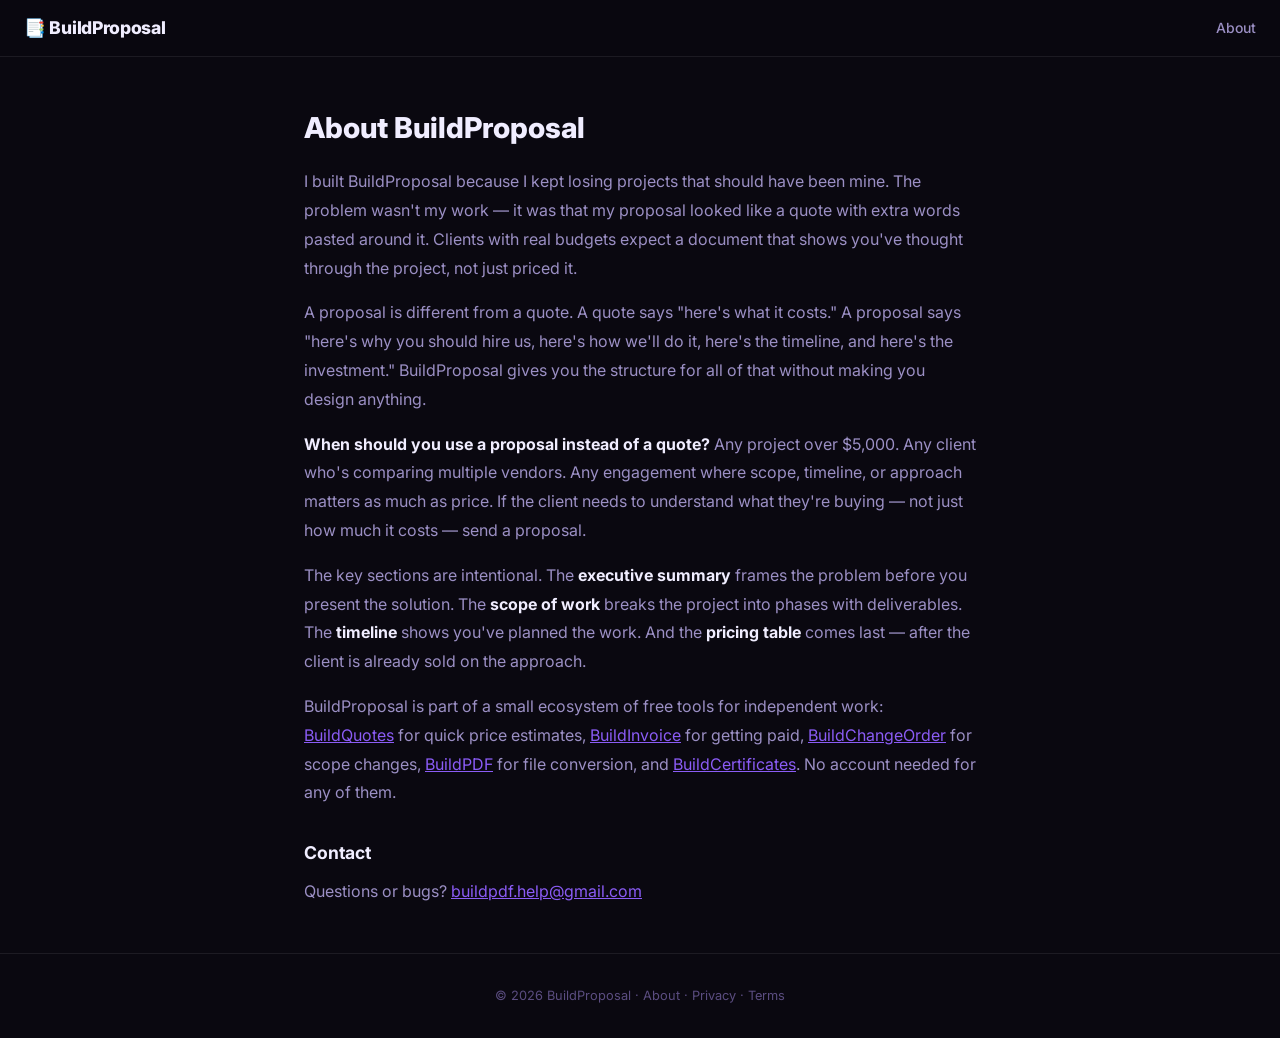
<file: about.html>
<!DOCTYPE html>
<html lang="en">
<head>
  <meta charset="UTF-8">
  <meta name="viewport" content="width=device-width, initial-scale=1.0">
  <link rel="icon" type="image/png" href="/favicon.png">
  <title>About BuildProposal — Free Project Proposal Generator</title>
  <meta name="description" content="BuildProposal is a free online project proposal generator. Create multi-section proposals with executive summary, scope, timeline, pricing, and terms. Download as professional PDF.">
  <meta name="robots" content="index, follow">
  <link rel="canonical" href="https://buildproposal.co/about.html">
  <link rel="stylesheet" href="styles.css">
  <script async src="https://pagead2.googlesyndication.com/pagead/js/adsbygoogle.js?client=ca-pub-6010936774105671" crossorigin="anonymous"></script>
</head>
<body>
  <nav class="navbar">
    <a href="/" class="navbar-brand">📑 BuildProposal</a>
    <div class="navbar-links" id="siteNav">
      <a href="/about.html">About</a>
    </div>
  <button class="nav-toggle" id="navToggle" aria-label="Toggle navigation"><span></span><span></span><span></span></button>
  </nav>
  <main style="max-width:720px;margin:3rem auto;padding:0 1.5rem;">
    <h1 style="font-size:1.8rem;font-weight:800;color:var(--text-primary);margin-bottom:1rem;">About BuildProposal</h1>

    <p style="color:var(--text-secondary);line-height:1.8;margin-bottom:1rem;">I built BuildProposal because I kept losing projects that should have been mine. The problem wasn't my work — it was that my proposal looked like a quote with extra words pasted around it. Clients with real budgets expect a document that shows you've thought through the project, not just priced it.</p>

    <p style="color:var(--text-secondary);line-height:1.8;margin-bottom:1rem;">A proposal is different from a quote. A quote says "here's what it costs." A proposal says "here's why you should hire us, here's how we'll do it, here's the timeline, and here's the investment." BuildProposal gives you the structure for all of that without making you design anything.</p>

    <p style="color:var(--text-secondary);line-height:1.8;margin-bottom:1rem;"><strong style="color:var(--text-primary);">When should you use a proposal instead of a quote?</strong> Any project over $5,000. Any client who's comparing multiple vendors. Any engagement where scope, timeline, or approach matters as much as price. If the client needs to understand what they're buying — not just how much it costs — send a proposal.</p>

    <p style="color:var(--text-secondary);line-height:1.8;margin-bottom:1rem;">The key sections are intentional. The <strong style="color:var(--text-primary);">executive summary</strong> frames the problem before you present the solution. The <strong style="color:var(--text-primary);">scope of work</strong> breaks the project into phases with deliverables. The <strong style="color:var(--text-primary);">timeline</strong> shows you've planned the work. And the <strong style="color:var(--text-primary);">pricing table</strong> comes last — after the client is already sold on the approach.</p>

    <p style="color:var(--text-secondary);line-height:1.8;margin-bottom:2rem;">BuildProposal is part of a small ecosystem of free tools for independent work: <a href="https://buildquotes.co" style="color:var(--accent);">BuildQuotes</a> for quick price estimates, <a href="https://buildinvoice.co" style="color:var(--accent);">BuildInvoice</a> for getting paid, <a href="https://buildchangeorder.co" style="color:var(--accent);">BuildChangeOrder</a> for scope changes, <a href="https://buildpdf.co" style="color:var(--accent);">BuildPDF</a> for file conversion, and <a href="https://buildcertificates.com" style="color:var(--accent);">BuildCertificates</a>. No account needed for any of them.</p>

    <h2 style="font-size:1.1rem;font-weight:700;color:var(--text-primary);margin-bottom:0.75rem;">Contact</h2>
    <p style="color:var(--text-secondary);">Questions or bugs? <a href="mailto:buildpdf.help@gmail.com" style="color:var(--accent);">buildpdf.help@gmail.com</a></p>
  </main>
  <footer class="site-footer">
    <p>© 2026 BuildProposal · <a href="/about.html">About</a> · <a href="/privacy.html">Privacy</a> · <a href="/terms.html">Terms</a></p>
  </footer>
<script>
    const navToggle = document.getElementById('navToggle');
    const siteNav = document.getElementById('siteNav');
    const headerInner = navToggle ? navToggle.closest('.navbar') : null;
    function closeNav() {
      siteNav.classList.remove('open'); navToggle.classList.remove('open');
      document.body.style.overflow = '';
      const btn = siteNav.querySelector('.nav-close'); if (btn) btn.remove();
      setTimeout(() => headerInner.appendChild(siteNav), 300);
    }
    if (navToggle && siteNav && headerInner) {
      navToggle.addEventListener('click', () => {
        const isOpen = siteNav.classList.contains('open');
        if (!isOpen) {
          document.body.appendChild(siteNav);
          const closeBtn = document.createElement('button');
          closeBtn.className = 'nav-close';
          closeBtn.setAttribute('aria-label', 'Close menu');
          closeBtn.innerHTML = '&#x2715;';
          closeBtn.addEventListener('click', closeNav);
          siteNav.prepend(closeBtn);
          requestAnimationFrame(() => { siteNav.classList.add('open'); navToggle.classList.add('open'); });
          document.body.style.overflow = 'hidden';
        } else { closeNav(); }
      });
      siteNav.querySelectorAll('a').forEach(a => a.addEventListener('click', closeNav));
    }
  </script>
</body>
</html>
</file>
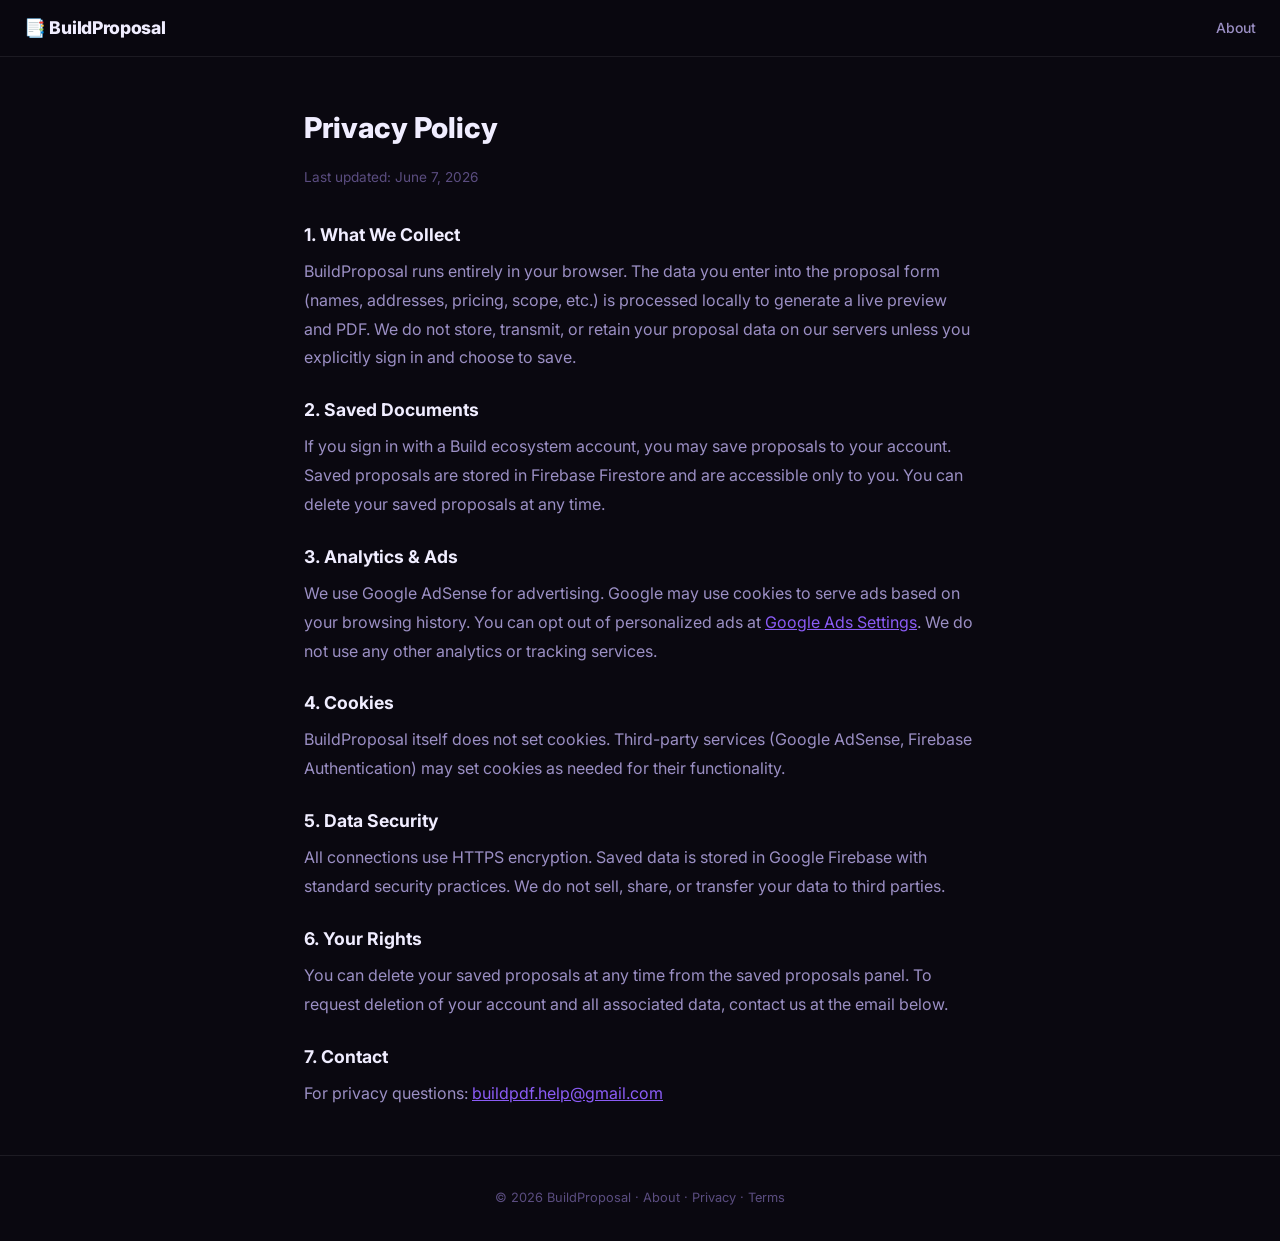
<file: privacy.html>
<!DOCTYPE html>
<html lang="en">
<head>
  <meta charset="UTF-8">
  <meta name="viewport" content="width=device-width, initial-scale=1.0">
  <link rel="icon" type="image/png" href="/favicon.png">
  <title>Privacy Policy — BuildProposal</title>
  <meta name="description" content="Privacy policy for BuildProposal, the free online project proposal generator.">
  <meta name="robots" content="noindex, follow">
  <link rel="canonical" href="https://buildproposal.co/privacy.html">
  <link rel="stylesheet" href="styles.css">
</head>
<body>
  <nav class="navbar">
    <a href="/" class="navbar-brand">📑 BuildProposal</a>
    <div class="navbar-links" id="siteNav">
      <a href="/about.html">About</a>
    </div>
  <button class="nav-toggle" id="navToggle" aria-label="Toggle navigation"><span></span><span></span><span></span></button>
  </nav>
  <main style="max-width:720px;margin:3rem auto;padding:0 1.5rem;">
    <h1 style="font-size:1.8rem;font-weight:800;color:var(--text-primary);margin-bottom:1rem;">Privacy Policy</h1>
    <p style="color:var(--text-muted);font-size:0.85rem;margin-bottom:2rem;">Last updated: June 7, 2026</p>

    <h2 style="font-size:1.1rem;font-weight:700;color:var(--text-primary);margin:1.5rem 0 0.5rem;">1. What We Collect</h2>
    <p style="color:var(--text-secondary);line-height:1.8;margin-bottom:1rem;">BuildProposal runs entirely in your browser. The data you enter into the proposal form (names, addresses, pricing, scope, etc.) is processed locally to generate a live preview and PDF. We do not store, transmit, or retain your proposal data on our servers unless you explicitly sign in and choose to save.</p>

    <h2 style="font-size:1.1rem;font-weight:700;color:var(--text-primary);margin:1.5rem 0 0.5rem;">2. Saved Documents</h2>
    <p style="color:var(--text-secondary);line-height:1.8;margin-bottom:1rem;">If you sign in with a Build ecosystem account, you may save proposals to your account. Saved proposals are stored in Firebase Firestore and are accessible only to you. You can delete your saved proposals at any time.</p>

    <h2 style="font-size:1.1rem;font-weight:700;color:var(--text-primary);margin:1.5rem 0 0.5rem;">3. Analytics & Ads</h2>
    <p style="color:var(--text-secondary);line-height:1.8;margin-bottom:1rem;">We use Google AdSense for advertising. Google may use cookies to serve ads based on your browsing history. You can opt out of personalized ads at <a href="https://adssettings.google.com" style="color:var(--accent);">Google Ads Settings</a>. We do not use any other analytics or tracking services.</p>

    <h2 style="font-size:1.1rem;font-weight:700;color:var(--text-primary);margin:1.5rem 0 0.5rem;">4. Cookies</h2>
    <p style="color:var(--text-secondary);line-height:1.8;margin-bottom:1rem;">BuildProposal itself does not set cookies. Third-party services (Google AdSense, Firebase Authentication) may set cookies as needed for their functionality.</p>

    <h2 style="font-size:1.1rem;font-weight:700;color:var(--text-primary);margin:1.5rem 0 0.5rem;">5. Data Security</h2>
    <p style="color:var(--text-secondary);line-height:1.8;margin-bottom:1rem;">All connections use HTTPS encryption. Saved data is stored in Google Firebase with standard security practices. We do not sell, share, or transfer your data to third parties.</p>

    <h2 style="font-size:1.1rem;font-weight:700;color:var(--text-primary);margin:1.5rem 0 0.5rem;">6. Your Rights</h2>
    <p style="color:var(--text-secondary);line-height:1.8;margin-bottom:1rem;">You can delete your saved proposals at any time from the saved proposals panel. To request deletion of your account and all associated data, contact us at the email below.</p>

    <h2 style="font-size:1.1rem;font-weight:700;color:var(--text-primary);margin:1.5rem 0 0.5rem;">7. Contact</h2>
    <p style="color:var(--text-secondary);line-height:1.8;">For privacy questions: <a href="mailto:buildpdf.help@gmail.com" style="color:var(--accent);">buildpdf.help@gmail.com</a></p>
  </main>
  <footer class="site-footer">
    <p>© 2026 BuildProposal · <a href="/about.html">About</a> · <a href="/privacy.html">Privacy</a> · <a href="/terms.html">Terms</a></p>
  </footer>
<script>
    const navToggle = document.getElementById('navToggle');
    const siteNav = document.getElementById('siteNav');
    const headerInner = navToggle ? navToggle.closest('.navbar') : null;
    function closeNav() {
      siteNav.classList.remove('open'); navToggle.classList.remove('open');
      document.body.style.overflow = '';
      const btn = siteNav.querySelector('.nav-close'); if (btn) btn.remove();
      setTimeout(() => headerInner.appendChild(siteNav), 300);
    }
    if (navToggle && siteNav && headerInner) {
      navToggle.addEventListener('click', () => {
        const isOpen = siteNav.classList.contains('open');
        if (!isOpen) {
          document.body.appendChild(siteNav);
          const closeBtn = document.createElement('button');
          closeBtn.className = 'nav-close';
          closeBtn.setAttribute('aria-label', 'Close menu');
          closeBtn.innerHTML = '&#x2715;';
          closeBtn.addEventListener('click', closeNav);
          siteNav.prepend(closeBtn);
          requestAnimationFrame(() => { siteNav.classList.add('open'); navToggle.classList.add('open'); });
          document.body.style.overflow = 'hidden';
        } else { closeNav(); }
      });
      siteNav.querySelectorAll('a').forEach(a => a.addEventListener('click', closeNav));
    }
  </script>
</body>
</html>
</file>
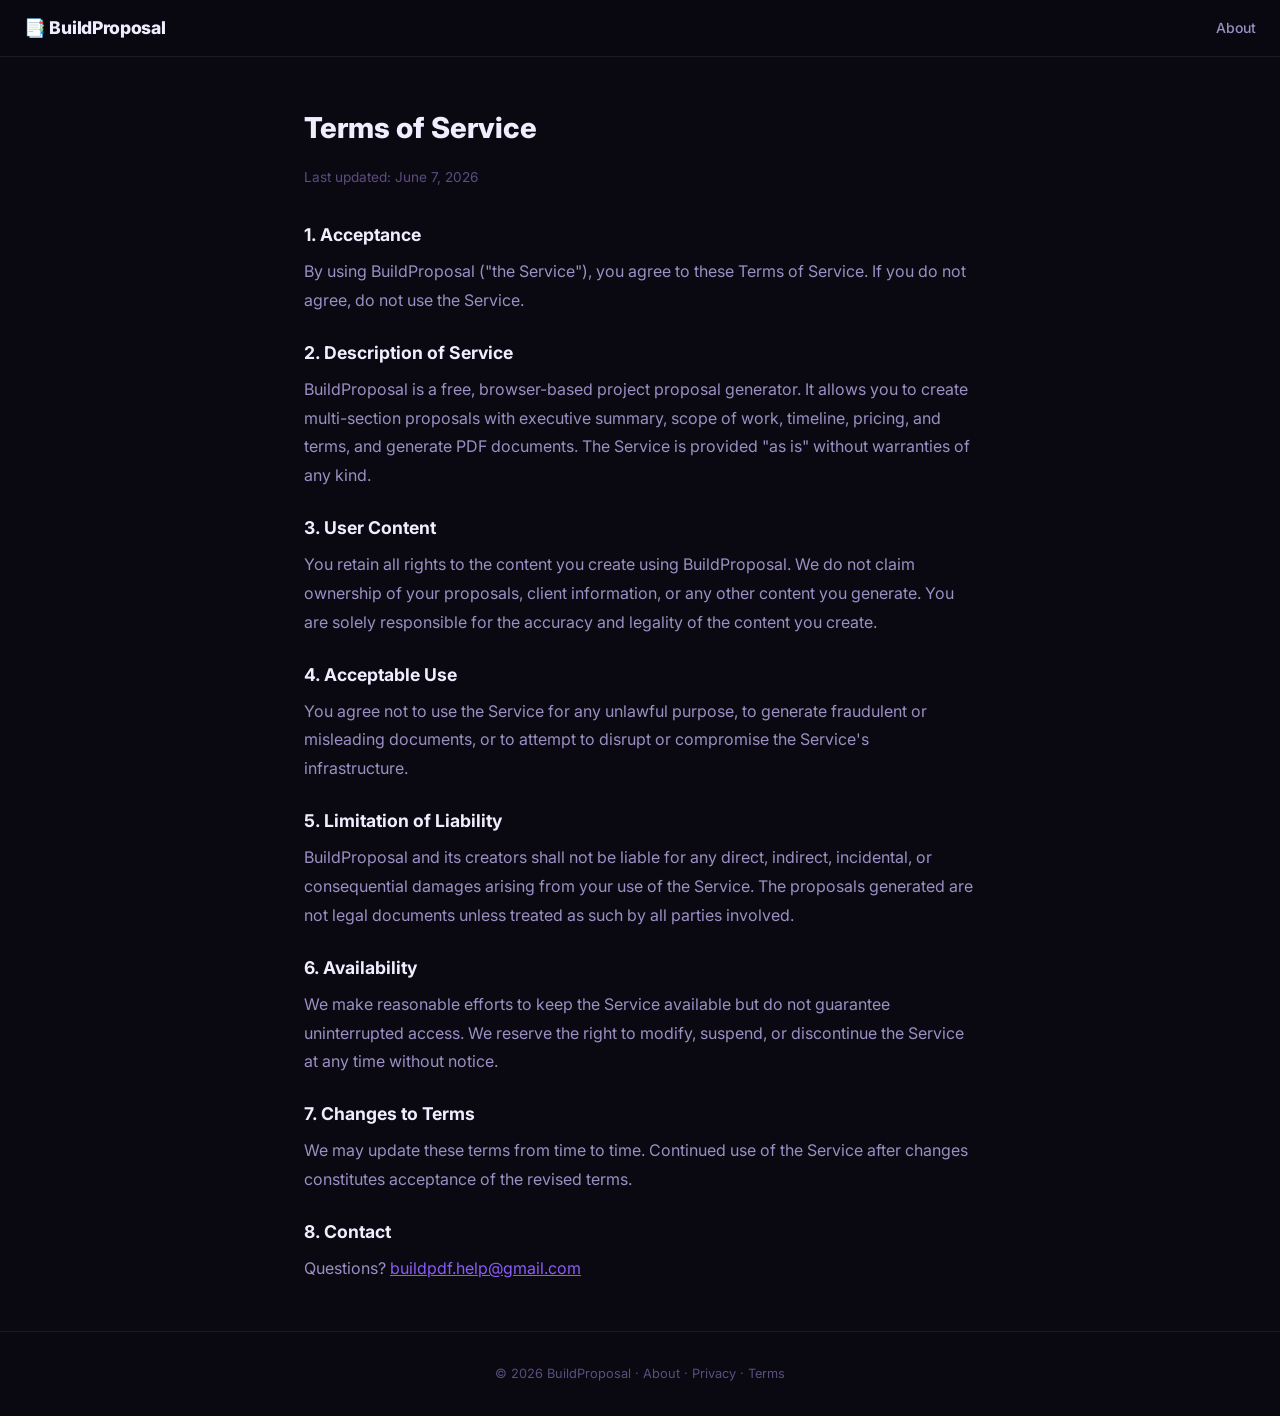
<file: terms.html>
<!DOCTYPE html>
<html lang="en">
<head>
  <meta charset="UTF-8">
  <meta name="viewport" content="width=device-width, initial-scale=1.0">
  <link rel="icon" type="image/png" href="/favicon.png">
  <title>Terms of Service — BuildProposal</title>
  <meta name="description" content="Terms of service for BuildProposal, the free online project proposal generator.">
  <meta name="robots" content="noindex, follow">
  <link rel="canonical" href="https://buildproposal.co/terms.html">
  <link rel="stylesheet" href="styles.css">
</head>
<body>
  <nav class="navbar">
    <a href="/" class="navbar-brand">📑 BuildProposal</a>
    <div class="navbar-links" id="siteNav">
      <a href="/about.html">About</a>
    </div>
  <button class="nav-toggle" id="navToggle" aria-label="Toggle navigation"><span></span><span></span><span></span></button>
  </nav>
  <main style="max-width:720px;margin:3rem auto;padding:0 1.5rem;">
    <h1 style="font-size:1.8rem;font-weight:800;color:var(--text-primary);margin-bottom:1rem;">Terms of Service</h1>
    <p style="color:var(--text-muted);font-size:0.85rem;margin-bottom:2rem;">Last updated: June 7, 2026</p>

    <h2 style="font-size:1.1rem;font-weight:700;color:var(--text-primary);margin:1.5rem 0 0.5rem;">1. Acceptance</h2>
    <p style="color:var(--text-secondary);line-height:1.8;margin-bottom:1rem;">By using BuildProposal ("the Service"), you agree to these Terms of Service. If you do not agree, do not use the Service.</p>

    <h2 style="font-size:1.1rem;font-weight:700;color:var(--text-primary);margin:1.5rem 0 0.5rem;">2. Description of Service</h2>
    <p style="color:var(--text-secondary);line-height:1.8;margin-bottom:1rem;">BuildProposal is a free, browser-based project proposal generator. It allows you to create multi-section proposals with executive summary, scope of work, timeline, pricing, and terms, and generate PDF documents. The Service is provided "as is" without warranties of any kind.</p>

    <h2 style="font-size:1.1rem;font-weight:700;color:var(--text-primary);margin:1.5rem 0 0.5rem;">3. User Content</h2>
    <p style="color:var(--text-secondary);line-height:1.8;margin-bottom:1rem;">You retain all rights to the content you create using BuildProposal. We do not claim ownership of your proposals, client information, or any other content you generate. You are solely responsible for the accuracy and legality of the content you create.</p>

    <h2 style="font-size:1.1rem;font-weight:700;color:var(--text-primary);margin:1.5rem 0 0.5rem;">4. Acceptable Use</h2>
    <p style="color:var(--text-secondary);line-height:1.8;margin-bottom:1rem;">You agree not to use the Service for any unlawful purpose, to generate fraudulent or misleading documents, or to attempt to disrupt or compromise the Service's infrastructure.</p>

    <h2 style="font-size:1.1rem;font-weight:700;color:var(--text-primary);margin:1.5rem 0 0.5rem;">5. Limitation of Liability</h2>
    <p style="color:var(--text-secondary);line-height:1.8;margin-bottom:1rem;">BuildProposal and its creators shall not be liable for any direct, indirect, incidental, or consequential damages arising from your use of the Service. The proposals generated are not legal documents unless treated as such by all parties involved.</p>

    <h2 style="font-size:1.1rem;font-weight:700;color:var(--text-primary);margin:1.5rem 0 0.5rem;">6. Availability</h2>
    <p style="color:var(--text-secondary);line-height:1.8;margin-bottom:1rem;">We make reasonable efforts to keep the Service available but do not guarantee uninterrupted access. We reserve the right to modify, suspend, or discontinue the Service at any time without notice.</p>

    <h2 style="font-size:1.1rem;font-weight:700;color:var(--text-primary);margin:1.5rem 0 0.5rem;">7. Changes to Terms</h2>
    <p style="color:var(--text-secondary);line-height:1.8;margin-bottom:1rem;">We may update these terms from time to time. Continued use of the Service after changes constitutes acceptance of the revised terms.</p>

    <h2 style="font-size:1.1rem;font-weight:700;color:var(--text-primary);margin:1.5rem 0 0.5rem;">8. Contact</h2>
    <p style="color:var(--text-secondary);line-height:1.8;">Questions? <a href="mailto:buildpdf.help@gmail.com" style="color:var(--accent);">buildpdf.help@gmail.com</a></p>
  </main>
  <footer class="site-footer">
    <p>© 2026 BuildProposal · <a href="/about.html">About</a> · <a href="/privacy.html">Privacy</a> · <a href="/terms.html">Terms</a></p>
  </footer>
<script>
    const navToggle = document.getElementById('navToggle');
    const siteNav = document.getElementById('siteNav');
    const headerInner = navToggle ? navToggle.closest('.navbar') : null;
    function closeNav() {
      siteNav.classList.remove('open'); navToggle.classList.remove('open');
      document.body.style.overflow = '';
      const btn = siteNav.querySelector('.nav-close'); if (btn) btn.remove();
      setTimeout(() => headerInner.appendChild(siteNav), 300);
    }
    if (navToggle && siteNav && headerInner) {
      navToggle.addEventListener('click', () => {
        const isOpen = siteNav.classList.contains('open');
        if (!isOpen) {
          document.body.appendChild(siteNav);
          const closeBtn = document.createElement('button');
          closeBtn.className = 'nav-close';
          closeBtn.setAttribute('aria-label', 'Close menu');
          closeBtn.innerHTML = '&#x2715;';
          closeBtn.addEventListener('click', closeNav);
          siteNav.prepend(closeBtn);
          requestAnimationFrame(() => { siteNav.classList.add('open'); navToggle.classList.add('open'); });
          document.body.style.overflow = 'hidden';
        } else { closeNav(); }
      });
      siteNav.querySelectorAll('a').forEach(a => a.addEventListener('click', closeNav));
    }
  </script>
</body>
</html>
</file>
<file: styles.css>
/* ============================================================
   styles.css — BuildProposal design system
   Dark premium theme — Violet / Purple accent
   ============================================================ */

/* ── Fonts & Reset ─────────────────────────────────────────── */
@import url('https://fonts.googleapis.com/css2?family=Inter:wght@300;400;500;600;700;800&display=swap');

*, *::before, *::after { box-sizing: border-box; margin: 0; padding: 0; }

:root {
  --bg:           #0a0810;
  --bg-card:      #100e18;
  --bg-input:     #161228;
  --border:       rgba(255,255,255,0.08);
  --border-focus: rgba(139,92,246,0.5);
  --accent:       #8b5cf6;
  --accent-hover: #a78bfa;
  --text-primary: #f0edff;
  --text-secondary: #9b8fc4;
  --text-muted:   #5b4d80;
  --radius:       12px;
  --radius-sm:    8px;
  --success:      #10b981;
  --error:        #ef4444;
}

html { scroll-behavior: smooth; }

body {
  font-family: 'Inter', sans-serif;
  background: var(--bg);
  color: var(--text-primary);
  min-height: 100vh;
  line-height: 1.6;
}

/* ── Navbar ────────────────────────────────────────────────── */
.navbar {
  display: flex;
  align-items: center;
  justify-content: space-between;
  padding: 0.875rem 1.5rem;
  background: rgba(10,8,16,0.95);
  border-bottom: 1px solid var(--border);
  position: sticky;
  top: 0;
  z-index: 100;
  backdrop-filter: blur(12px);
}

.navbar-brand {
  font-size: 1.1rem;
  font-weight: 800;
  color: var(--text-primary);
  text-decoration: none;
  letter-spacing: -0.3px;
}

.navbar-links { display: flex; gap: 1.5rem; }
.navbar-links a {
  font-size: 0.875rem;
  color: var(--text-secondary);
  text-decoration: none;
  font-weight: 500;
  transition: color 0.2s;
}
.navbar-links a:hover { color: var(--accent); }

/* ── Hero Banner ────────────────────────────────────────────── */
.hero-banner {
  text-align: center;
  padding: 2rem 1.5rem 1.5rem;
  background: radial-gradient(ellipse at 50% 0%, rgba(139,92,246,0.12) 0%, transparent 70%);
  border-bottom: 1px solid var(--border);
}
.hero-banner h1 {
  font-size: clamp(1.5rem, 4vw, 2.25rem);
  font-weight: 800;
  background: linear-gradient(135deg, #fff 0%, var(--accent) 100%);
  -webkit-background-clip: text;
  -webkit-text-fill-color: transparent;
  margin-bottom: 0.5rem;
}
.hero-banner p { color: var(--text-secondary); font-size: 1rem; max-width: 640px; margin: 0 auto; }

/* ── App Container ──────────────────────────────────────────── */
.app-container {
  display: grid;
  grid-template-columns: 1fr 1fr;
  gap: 1.5rem;
  max-width: 1300px;
  margin: 1.5rem auto;
  padding: 0 1.5rem;
}

@media (max-width: 900px) {
  .app-container { grid-template-columns: 1fr; }
}

/* ── Form Panel ─────────────────────────────────────────────── */
.form-panel {
  display: flex;
  flex-direction: column;
  gap: 1rem;
}

.form-section {
  background: var(--bg-card);
  border: 1px solid var(--border);
  border-radius: var(--radius);
  overflow: hidden;
}

.form-section-header {
  padding: 0.75rem 1.25rem;
  border-bottom: 1px solid var(--border);
  background: rgba(255,255,255,0.02);
}
.form-section-header h3 { font-size: 0.875rem; font-weight: 700; color: var(--text-primary); }

.form-body { padding: 1.25rem; display: flex; flex-direction: column; gap: 0.875rem; }

.form-row {
  display: grid;
  grid-template-columns: 1fr 1fr;
  gap: 0.75rem;
}
.form-row.full { grid-template-columns: 1fr; }
.form-row.triple { grid-template-columns: 1fr 1fr 1fr; }

.form-group { display: flex; flex-direction: column; gap: 0.35rem; }
.form-group label { font-size: 0.75rem; font-weight: 600; color: var(--text-secondary); text-transform: uppercase; letter-spacing: 0.5px; }

input, textarea, select {
  background: var(--bg-input);
  border: 1px solid var(--border);
  border-radius: var(--radius-sm);
  color: var(--text-primary);
  font-family: inherit;
  font-size: 0.875rem;
  padding: 0.5rem 0.75rem;
  transition: border-color 0.2s;
  width: 100%;
}
input:focus, textarea:focus, select:focus {
  outline: none;
  border-color: var(--accent);
  box-shadow: 0 0 0 3px rgba(139,92,246,0.15);
}
input::placeholder, textarea::placeholder { color: var(--text-muted); }
textarea { resize: vertical; min-height: 70px; }
select option { background: var(--bg-card); }

.color-row { display: flex; gap: 0.5rem; align-items: center; }
input[type="color"] {
  width: 44px; height: 36px; padding: 2px; cursor: pointer; border-radius: var(--radius-sm);
}

/* ── Proposal Section (narrative blocks) ───────────────────── */
.proposal-section textarea {
  font-size: 0.95rem;
  line-height: 1.7;
  min-height: 100px;
}

/* ── Dynamic Section Rows (scope, milestones) ──────────────── */
.dynamic-section {
  background: rgba(139,92,246,0.04);
  border: 1px solid rgba(139,92,246,0.1);
  border-radius: var(--radius-sm);
  padding: 1rem;
  margin-bottom: 0.75rem;
  position: relative;
}
.dynamic-section .btn-remove-section {
  position: absolute;
  top: 0.5rem;
  right: 0.5rem;
  background: none;
  border: 1px solid var(--border);
  color: var(--text-muted);
  border-radius: 6px;
  width: 28px;
  height: 28px;
  cursor: pointer;
  font-size: 0.75rem;
  transition: all 0.2s;
  display: flex;
  align-items: center;
  justify-content: center;
}
.dynamic-section .btn-remove-section:hover { border-color: var(--error); color: var(--error); }

.milestone-row {
  display: grid;
  grid-template-columns: 1fr 100px 130px 32px;
  gap: 0.5rem;
  align-items: center;
  margin-bottom: 0.5rem;
}

.milestone-header {
  display: grid;
  grid-template-columns: 1fr 100px 130px 32px;
  gap: 0.5rem;
  padding: 0.4rem 0;
  font-size: 0.7rem;
  font-weight: 700;
  color: var(--text-muted);
  text-transform: uppercase;
  letter-spacing: 0.5px;
  border-bottom: 1px solid var(--border);
  margin-bottom: 0.5rem;
}

/* ── Line Items ─────────────────────────────────────────────── */
.line-items-header {
  display: grid;
  grid-template-columns: 1fr 60px 90px 80px 32px;
  gap: 0.5rem;
  padding: 0.4rem 1.25rem;
  font-size: 0.7rem;
  font-weight: 700;
  color: var(--text-muted);
  text-transform: uppercase;
  letter-spacing: 0.5px;
  border-bottom: 1px solid var(--border);
}

#lineItems { padding: 0.5rem 1.25rem; display: flex; flex-direction: column; gap: 0.5rem; }

.line-item-row {
  display: grid;
  grid-template-columns: 1fr 60px 90px 80px 32px;
  gap: 0.5rem;
  align-items: center;
}
.li-desc  { }
.li-qty   { text-align: center; }
.li-rate  { }
.li-amount {
  font-size: 0.85rem;
  font-weight: 600;
  color: var(--text-primary);
  text-align: right;
}
.btn-remove-item {
  background: none;
  border: 1px solid var(--border);
  color: var(--text-muted);
  border-radius: 6px;
  width: 28px;
  height: 28px;
  cursor: pointer;
  font-size: 0.75rem;
  transition: all 0.2s;
  display: flex;
  align-items: center;
  justify-content: center;
}
.btn-remove-item:hover { border-color: var(--error); color: var(--error); }

.btn-add-item {
  margin: 0.5rem 1.25rem 1rem;
  background: none;
  border: 1px dashed var(--border);
  color: var(--text-secondary);
  border-radius: var(--radius-sm);
  padding: 0.5rem;
  cursor: pointer;
  font-size: 0.8rem;
  font-family: inherit;
  width: calc(100% - 2.5rem);
  transition: all 0.2s;
}
.btn-add-item:hover { border-color: var(--accent); color: var(--accent); }

/* ── Totals Display ─────────────────────────────────────────── */
.totals-display {
  margin: 0 1.25rem 1.25rem;
  background: rgba(139,92,246,0.05);
  border: 1px solid rgba(139,92,246,0.15);
  border-radius: var(--radius-sm);
  padding: 0.875rem 1rem;
}
.totals-row {
  display: flex;
  justify-content: space-between;
  font-size: 0.875rem;
  color: var(--text-secondary);
  padding: 0.2rem 0;
}
.totals-row.total {
  font-weight: 800;
  font-size: 1rem;
  color: var(--accent);
  border-top: 1px solid rgba(139,92,246,0.2);
  margin-top: 0.4rem;
  padding-top: 0.5rem;
}

/* ── Download Button ─────────────────────────────────────────── */
.btn-download {
  width: 100%;
  background: linear-gradient(135deg, #6d28d9, var(--accent));
  color: #fff;
  border: none;
  border-radius: var(--radius);
  padding: 0.875rem;
  font-size: 1rem;
  font-weight: 700;
  font-family: inherit;
  cursor: pointer;
  transition: all 0.2s;
  box-shadow: 0 4px 20px rgba(139,92,246,0.3);
}
.btn-download:hover:not(:disabled) {
  transform: translateY(-1px);
  box-shadow: 0 6px 24px rgba(139,92,246,0.4);
}
.btn-download:disabled { opacity: 0.6; cursor: not-allowed; }

/* ── Preview Panel ──────────────────────────────────────────── */
.preview-panel {
  background: var(--bg-card);
  border: 1px solid var(--border);
  border-radius: var(--radius);
  overflow: hidden;
  position: sticky;
  top: 72px;
  max-height: calc(100vh - 100px);
  display: flex;
  flex-direction: column;
}

.preview-header {
  display: flex;
  align-items: center;
  justify-content: space-between;
  padding: 0.875rem 1.25rem;
  border-bottom: 1px solid var(--border);
  background: rgba(255,255,255,0.02);
}
.preview-header h3 { font-size: 0.875rem; font-weight: 700; }
.preview-badge {
  font-size: 0.7rem;
  background: rgba(139,92,246,0.15);
  color: var(--accent);
  padding: 0.2rem 0.6rem;
  border-radius: 20px;
  font-weight: 600;
}

.preview-body {
  flex: 1;
  overflow-y: auto;
  padding: 1rem;
  background: #f0f0f0;
}
.preview-body::-webkit-scrollbar { width: 6px; }
.preview-body::-webkit-scrollbar-track { background: transparent; }
.preview-body::-webkit-scrollbar-thumb { background: var(--border); border-radius: 3px; }

/* ── Toast ───────────────────────────────────────────────────── */
.toast {
  position: fixed;
  bottom: 1.5rem;
  left: 50%;
  transform: translateX(-50%) translateY(80px);
  background: var(--bg-card);
  border: 1px solid var(--border);
  color: var(--text-primary);
  padding: 0.75rem 1.5rem;
  border-radius: 50px;
  font-size: 0.875rem;
  font-weight: 600;
  z-index: 9999;
  transition: transform 0.3s ease;
  pointer-events: none;
  white-space: nowrap;
}
.toast.show { transform: translateX(-50%) translateY(0); }
.toast--success { border-color: var(--success); color: var(--success); }
.toast--error   { border-color: var(--error);   color: var(--error); }

/* ── Site Footer ─────────────────────────────────────────────── */
.site-footer {
  text-align: center;
  padding: 2rem 1.5rem;
  border-top: 1px solid var(--border);
  color: var(--text-muted);
  font-size: 0.8rem;
  margin-top: 3rem;
}
.site-footer a { color: var(--text-muted); text-decoration: none; }
.site-footer a:hover { color: var(--accent); }

/* -- Hamburger Toggle -- */
.nav-toggle {
  display: none;
  position: relative;
  background: none;
  border: none;
  cursor: pointer;
  padding: 6px;
  z-index: 1010;
}
.nav-toggle span {
  display: block;
  width: 22px;
  height: 2px;
  background: var(--text-primary);
  border-radius: 2px;
  transition: transform .3s, opacity .3s;
  margin: 5px 0;
}

@media (max-width: 768px) {
  .nav-toggle { display: block; }
  .navbar-links {
    display: flex;
    position: fixed;
    top: 0; left: 0; right: 0; bottom: 0;
    width: 100vw; height: 100vh; height: 100dvh;
    background: var(--bg);
    flex-direction: column;
    align-items: center;
    justify-content: center;
    gap: 32px;
    opacity: 0;
    pointer-events: none;
    transition: opacity .3s;
    z-index: 1000;
  }
  .navbar-links.open {
    opacity: 1;
    pointer-events: auto;
  }
  .navbar-links a {
    font-size: 1.4rem !important;
    font-weight: 600;
    color: var(--text-secondary);
  }
  .navbar-links a:hover { color: var(--accent); }
  .nav-close {
    position: absolute;
    top: 18px; right: 20px;
    background: none; border: none;
    color: var(--text-primary);
    font-size: 2rem; cursor: pointer;
    padding: 8px; line-height: 1;
    opacity: .7; transition: opacity .2s;
  }
  .nav-close:hover { opacity: 1; }
}
</file>
